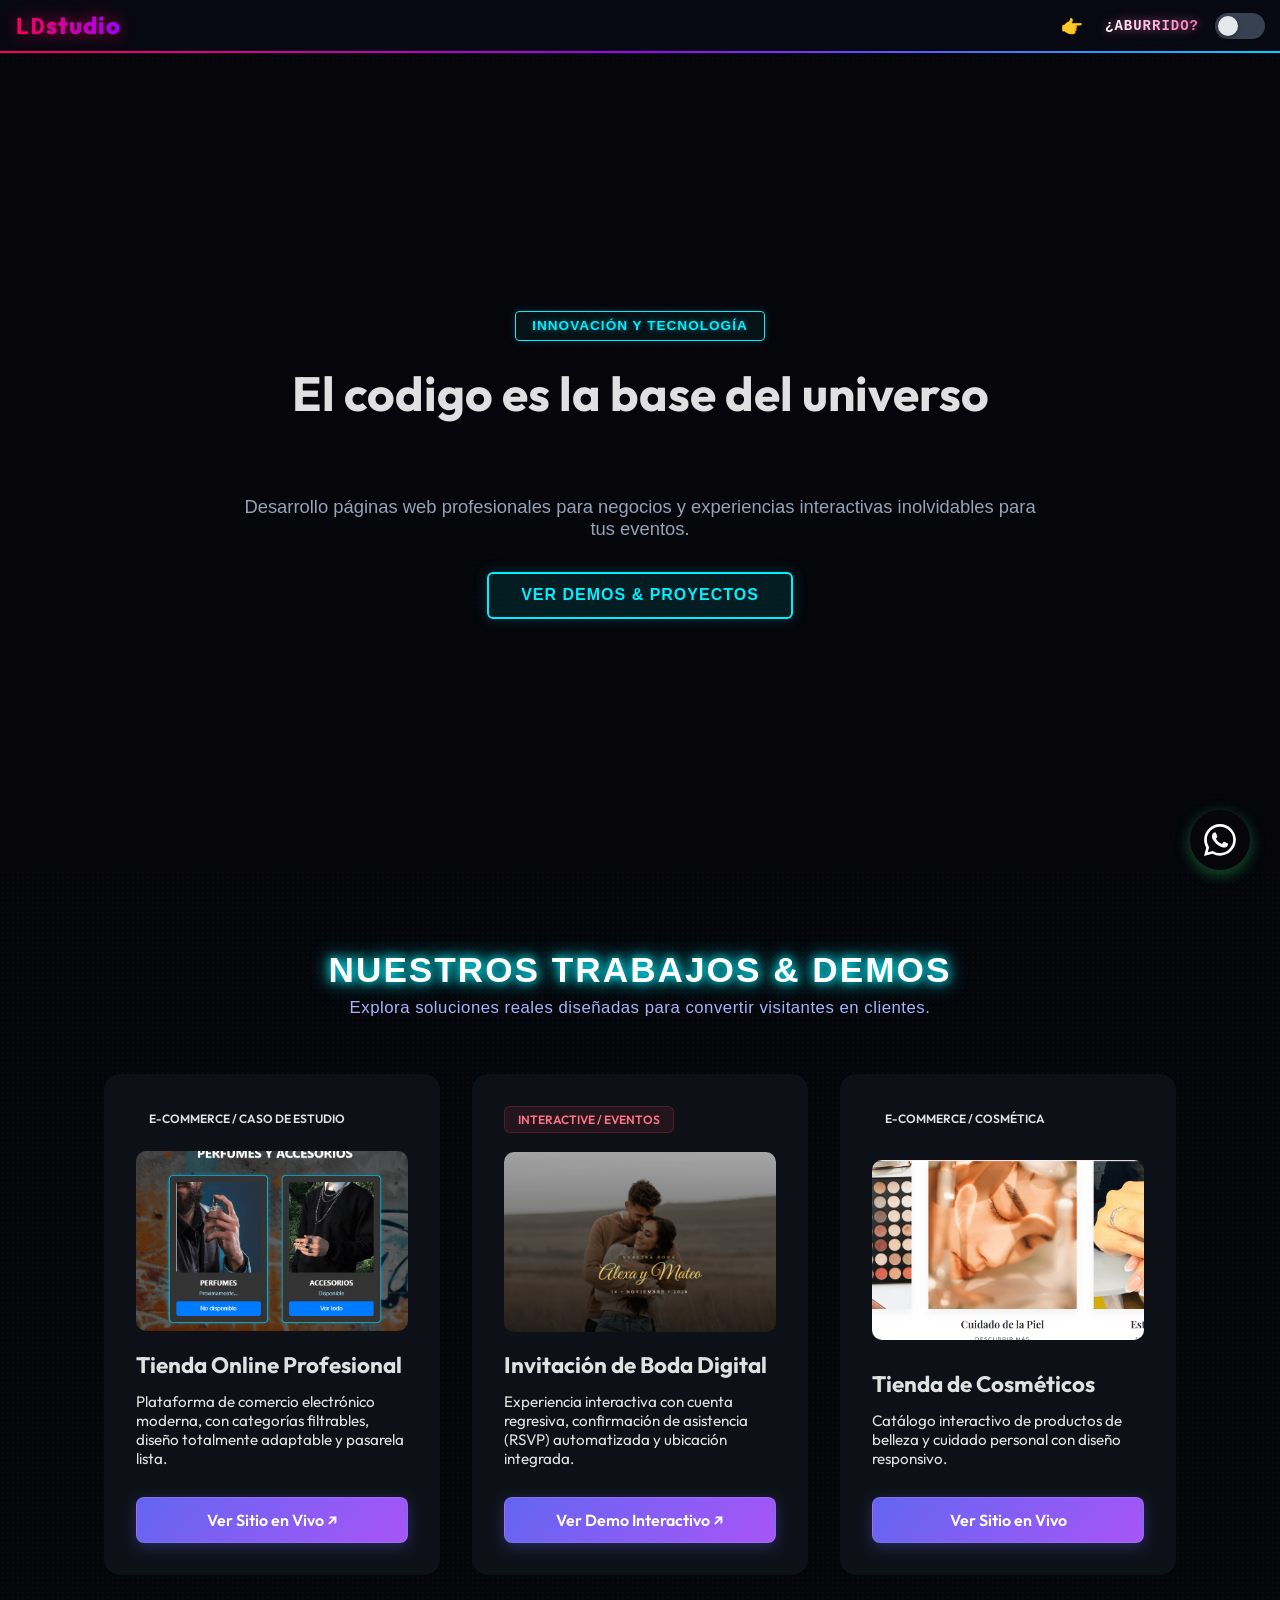
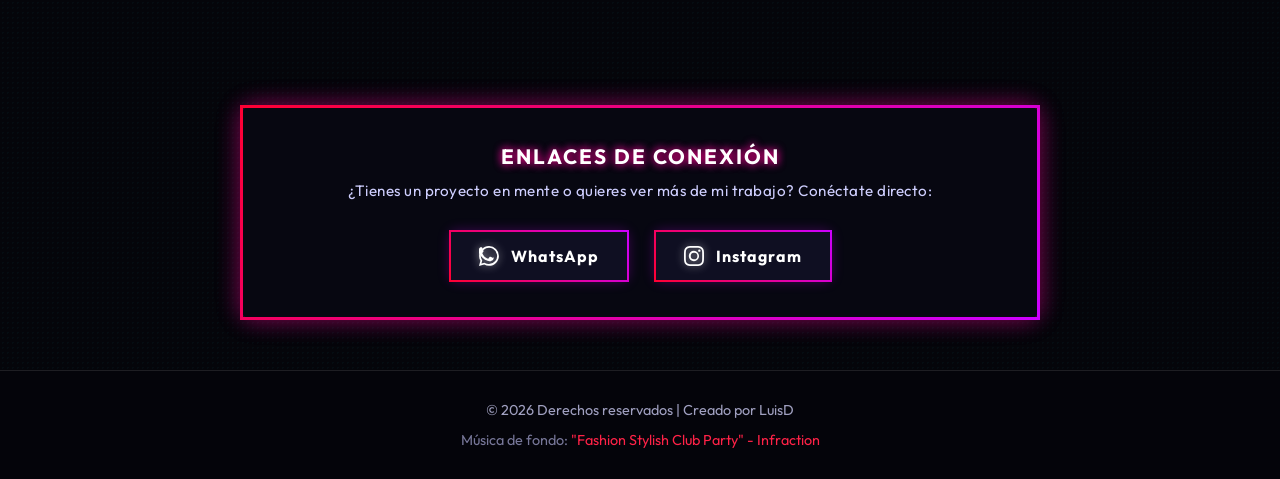
<file: index.html>
<!DOCTYPE html>
<html lang="es">
<head>
    <meta charset="UTF-8">
    <meta name="viewport" content="width=device-width, initial-scale=1.0">
    <title>LD Studio | Desarrollo Web & Experiencias Digitales</title>
    <link rel="stylesheet" href="style.css">
    <!-- Google Fonts -->
    <link href="https://fonts.googleapis.com/css2?family=Outfit:wght@300;400;600;700&display=swap" rel="stylesheet"> 
</head>
<body>

   <header class="navbar">
    <div class="logo">LD<span>studio</span></div>
   <a href="modo-ld.html" class="toggle-container">
    <span class="flecha-parpadeante">👉</span>
    <span class="toggle-text">¿Aburrido?</span>
    <div class="toggle-switch">
        <div class="toggle-knob"></div>
    </div>
</a>
</header>
    <!-- Sección Hero (Bienvenida) -->
    <section class="hero">
        <div class="hero-content">
            <span class="badge">Innovación y Tecnología</span>
            <h1>El codigo es la base del universo <span class="gradient-text">futuro digital</span></h1>
            <p>Desarrollo páginas web profesionales para negocios y experiencias interactivas inolvidables para tus eventos.</p>
            <div class="hero-buttons">
                <a href="#portfolio" class="btn-primary">Ver Demos & Proyectos</a>
            </div>
        </div>
    </section>

    <!-- Sección de Portafolio / Demos -->
    <section id="portfolio" class="portfolio">
        <div class="section-title">
            <h2>Nuestros Trabajos & Demos</h2>
            <p>Explora soluciones reales diseñadas para convertir visitantes en clientes.</p>
        </div>

        <div class="portfolio-grid">
            
     <!-- Tarjeta 1: Tienda Online (Caso de Estudio) -->
            <div class="card">
                <div class="card-tag ecom">E-Commerce / Caso de Estudio</div>
                <!-- Vista Previa de la Tienda -->
                <div class="card-preview">
                    <img src="img/demo-tienda.jpg" alt="Vista previa Tienda Online">
                </div>
                <div class="card-body">
                    <h3>Tienda Online Profesional</h3>
                    <p>Plataforma de comercio electrónico moderna, con categorías filtrables, diseño totalmente adaptable y pasarela lista.</p>
                    <a href="https://jdsupply.netlify.app" target="_blank" class="card-btn">Ver Sitio en Vivo ↗</a>
                </div>
            </div>
          <!-- Tarjeta 2: Invitación de Boda -->
            <div class="card">
                <div class="card-tag event">Interactive / Eventos</div>
                <div class="card-preview">
                    <img src="img/demo-boda.jpg" alt="Vista previa Invitación de Boda">
                </div>
                <div class="card-body">
                    <h3>Invitación de Boda Digital</h3>
                    <p>Experiencia interactiva con cuenta regresiva, confirmación de asistencia (RSVP) automatizada y ubicación integrada.</p>
                    <!-- PEGA TU LINK AQUÍ -->
                    <a href="https://ldfgxd.github.io/demo/" target="_blank" class="card-btn">Ver Demo Interactivo ↗</a>
                </div>
            </div>
            <!-- Tarjeta 3: Tienda de Cosméticos -->
        <div class="card">
            <div class="card-tag">E-Commerce / Cosmética</div>
            <div class="card-preview">
                <img src="img/demo-cosmetics.jpg" alt="Vista previa Tienda de Cosméticos">
            </div>
            <div class="card-body">
                <h3>Tienda de Cosméticos</h3>
                <p>Catálogo interactivo de productos de belleza y cuidado personal con diseño responsivo.</p>
                <a href="https://shopbyrigo.netlify.app" target="_blank" class="card-btn">Ver Sitio en Vivo</a>
            </div>
        </div>
        </div>
    </section>

    
    <!-- Botón Flotante de WhatsApp -->
    <a href="https://wa.me/6361141044" target="_blank" class="whatsapp-float" title="¡Escríbenos!">
        <svg xmlns="http://www.w3.org/2000/svg" width="32" height="32" fill="currentColor" viewBox="0 0 16 16">
            <path d="M13.601 2.326A7.85 7.85 0 0 0 7.994 0C3.627 0 .068 3.558.064 7.926c0 1.399.366 2.76 1.057 3.965L0 16l4.204-1.102a7.9 7.9 0 0 0 3.79.965h.004c4.368 0 7.926-3.558 7.93-7.93A7.9 7.9 0 0 0 13.6 2.326zM7.994 14.521a6.6 6.6 0 0 1-3.356-.92l-.24-.144-2.494.654.666-2.433-.156-.251a6.56 6.56 0 0 1-1.007-3.505c0-3.626 2.957-6.584 6.591-6.584a6.56 6.56 0 0 1 4.66 1.931 6.56 6.56 0 0 1 1.928 4.66c-.004 3.639-2.961 6.592-6.592 6.592zm3.615-4.934c-.197-.099-1.17-.578-1.353-.646-.182-.065-.315-.099-.445.099-.133.197-.513.646-.627.775-.114.133-.232.148-.43.05-.197-.1-.833-.307-1.585-.977-.587-.523-.983-1.17-1.098-1.368-.114-.198-.012-.305.087-.403.088-.088.198-.23.297-.345.099-.114.132-.198.198-.33.065-.133.033-.248-.016-.347-.05-.099-.445-1.072-.61-1.467-.16-.389-.323-.335-.445-.34l-.38-.007c-.133 0-.348.05-.53.248-.183.198-.7.683-.7 1.668 0 .985.71 1.934.808 2.066.098.133 1.394 2.132 3.383 2.992.47.205.84.326 1.129.418.475.152.904.129 1.246.078.38-.058 1.171-.48 1.338-.943.164-.464.164-.86.114-.943-.049-.084-.182-.133-.38-.232z"/>
        </svg>
    </a>

    <script src="script.js"></script>
    <!-- Sección de Contacto Directo (Modo Normal) -->
<section class="contact-section">
    <div class="contact-card">
        <h3>ENLACES DE CONEXIÓN</h3>
        <p>¿Tienes un proyecto en mente o quieres ver más de mi trabajo? Conéctate directo:</p>
        
        <div class="social-links-grid">
            <!-- Botón de WhatsApp -->
            <a href="https://wa.me/526361141044" target="_blank" class="cyber-link">
                <svg class="link-icon" xmlns="http://www.w3.org/2000/svg" width="22" height="22" fill="currentColor" viewBox="0 0 16 16">
                    <path d="M13.601 2.326A7.85 7.85 0 0 0 7.994 0C3.627 0 .068 3.558.064 7.926c0 1.399.366 2.76 1.057 3.965L0 16l4.204-1.102a7.9 7.9 0 0 0 3.79.965h.004c4.368 0 7.926-3.558 7.93-7.93A7.9 7.9 0 0 0 13.601 2.326zm-5.607 12.1a6.5 6.5 0 0 1-3.327-.916l-.238-.144-2.482.65.664-2.42-.155-.247a6.5 6.5 0 1 1 5.538 3.077z"/>
                    <path d="M11.237 9.588c-.303-.152-1.79-.883-2.067-.983-.277-.1-.479-.152-.681.152-.202.303-.782.983-.958 1.185-.176.202-.353.227-.656.076-.303-.152-1.28-.472-2.438-1.5-.9-1.023-1.508-2.288-1.685-2.59-.176-.303-.018-.465.133-.616.136-.135.303-.353.454-.53.151-.176.202-.303.303-.503.1-.202.05-.378-.025-.53-.075-.152-.681-1.641-.933-2.246-.245-.589-.494-.509-.681-.519-.174-.009-.373-.01-.571-.01-.198 0-.521.074-.794.378-.273.304-1.04 1.016-1.04 2.479 0 1.463 1.065 2.876 1.213 3.077.149.202 2.096 3.2 5.077 4.487.709.306 1.263.489 1.694.626.712.226 1.36.194 1.872.118.571-.085 1.79-.732 2.042-1.44.252-.707.252-1.313.176-1.44-.076-.127-.277-.202-.58-.353z"/>
                </svg>
                WhatsApp
            </a>
            
            <!-- Botón de Instagram -->
            <a href="https://instagram.com/luisfloressc" target="_blank" class="cyber-link">
                <svg class="link-icon" xmlns="http://www.w3.org/2000/svg" width="22" height="22" fill="currentColor" viewBox="0 0 16 16">
                    <path d="M8 0C5.829 0 5.556.01 4.703.048 3.85.088 3.269.222 2.76.42a3.9 3.9 0 0 0-1.417.923A3.9 3.9 0 0 0 .42 2.76C.222 3.268.087 3.85.048 4.7.01 5.555 0 5.827 0 8.001c0 2.172.01 2.444.048 3.297.04.852.174 1.433.372 1.942.205.526.478.972.923 1.417.444.445.89.719 1.416.923.51.198 1.09.333 1.942.372C5.555 15.99 5.827 16 8 16s2.444-.01 3.298-.048c.851-.04 1.434-.174 1.943-.372a3.9 3.9 0 0 0 1.416-.923c.445-.445.718-.891.923-1.417.197-.509.332-1.09.372-1.942C15.99 10.445 16 10.173 16 8s-.01-2.445-.048-3.299c-.04-.851-.175-1.433-.372-1.941a3.9 3.9 0 0 0-.923-1.417A3.9 3.9 0 0 0 13.24.42c-.51-.198-1.092-.333-1.943-.372C10.443.01 10.172 0 7.998 0zm-.717 1.442h.718c2.136 0 2.389.007 3.232.046.78.035 1.204.166 1.486.275.373.145.64.319.92.599.28.28.453.546.598.92.11.281.24.705.275 1.485.039.843.047 1.096.047 3.231s-.008 2.389-.047 3.232c-.035.78-.166 1.203-.275 1.485a2.5 2.5 0 0 1-.599.919c-.28.28-.546.453-.92.598-.282.11-.705.24-1.485.276-.843.038-1.096.047-3.232.047s-2.39-.009-3.233-.047c-.78-.036-1.203-.166-1.485-.276a2.5 2.5 0 0 1-.92-.598 2.5 2.5 0 0 1-.6-.92c-.109-.281-.24-.705-.275-1.485-.038-.843-.046-1.096-.046-3.233s.008-2.388.046-3.231c.036-.78.166-1.204.276-1.486.145-.373.319-.64.599-.92.28-.28.546-.453.92-.598.282-.11.705-.24 1.485-.276.738-.034 1.024-.044 2.515-.045zm4.988 1.328a.96.96 0 1 0 0 1.92.96.96 0 0 0 0-1.92m-4.27 1.122a4.109 4.109 0 1 0 0 8.217 4.109 4.109 0 0 0 0-8.217m0 1.441a2.668 2.668 0 1 1 0 5.335 2.668 2.668 0 0 1 0-5.335"/>
                </svg>
                Instagram
            </a>
        </div>
    </div>
</section>
<footer class="footer-basico-oscuro">
    <div class="footer-contenido">
        <p>&copy; 2026 Derechos reservados | Creado por LuisD</p>
        <p class="creditos-musica">
            Música de fondo: <a href="https://youtu.be/jDA52b7I1ic" target="_blank">"Fashion Stylish Club Party" - Infraction</a>
        </p>
    </div>
</footer>
</body>
</html>
</file>
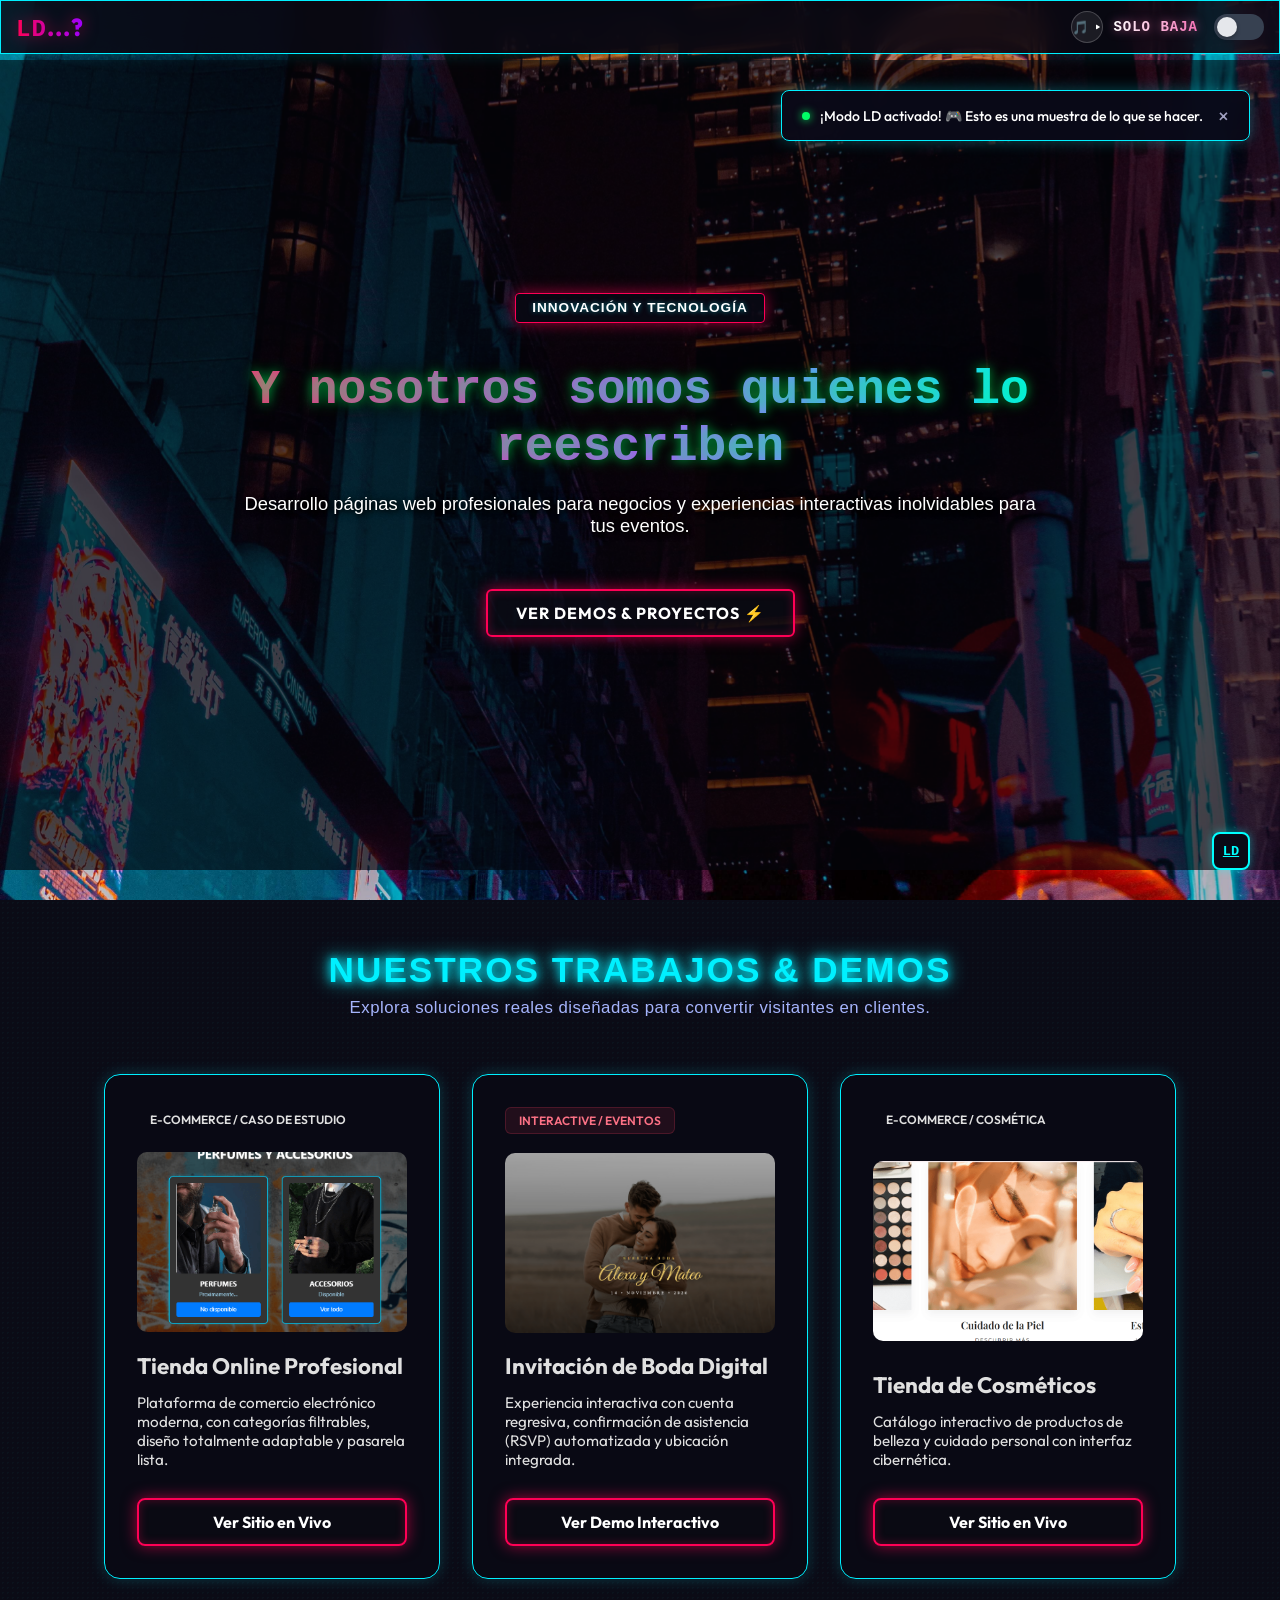
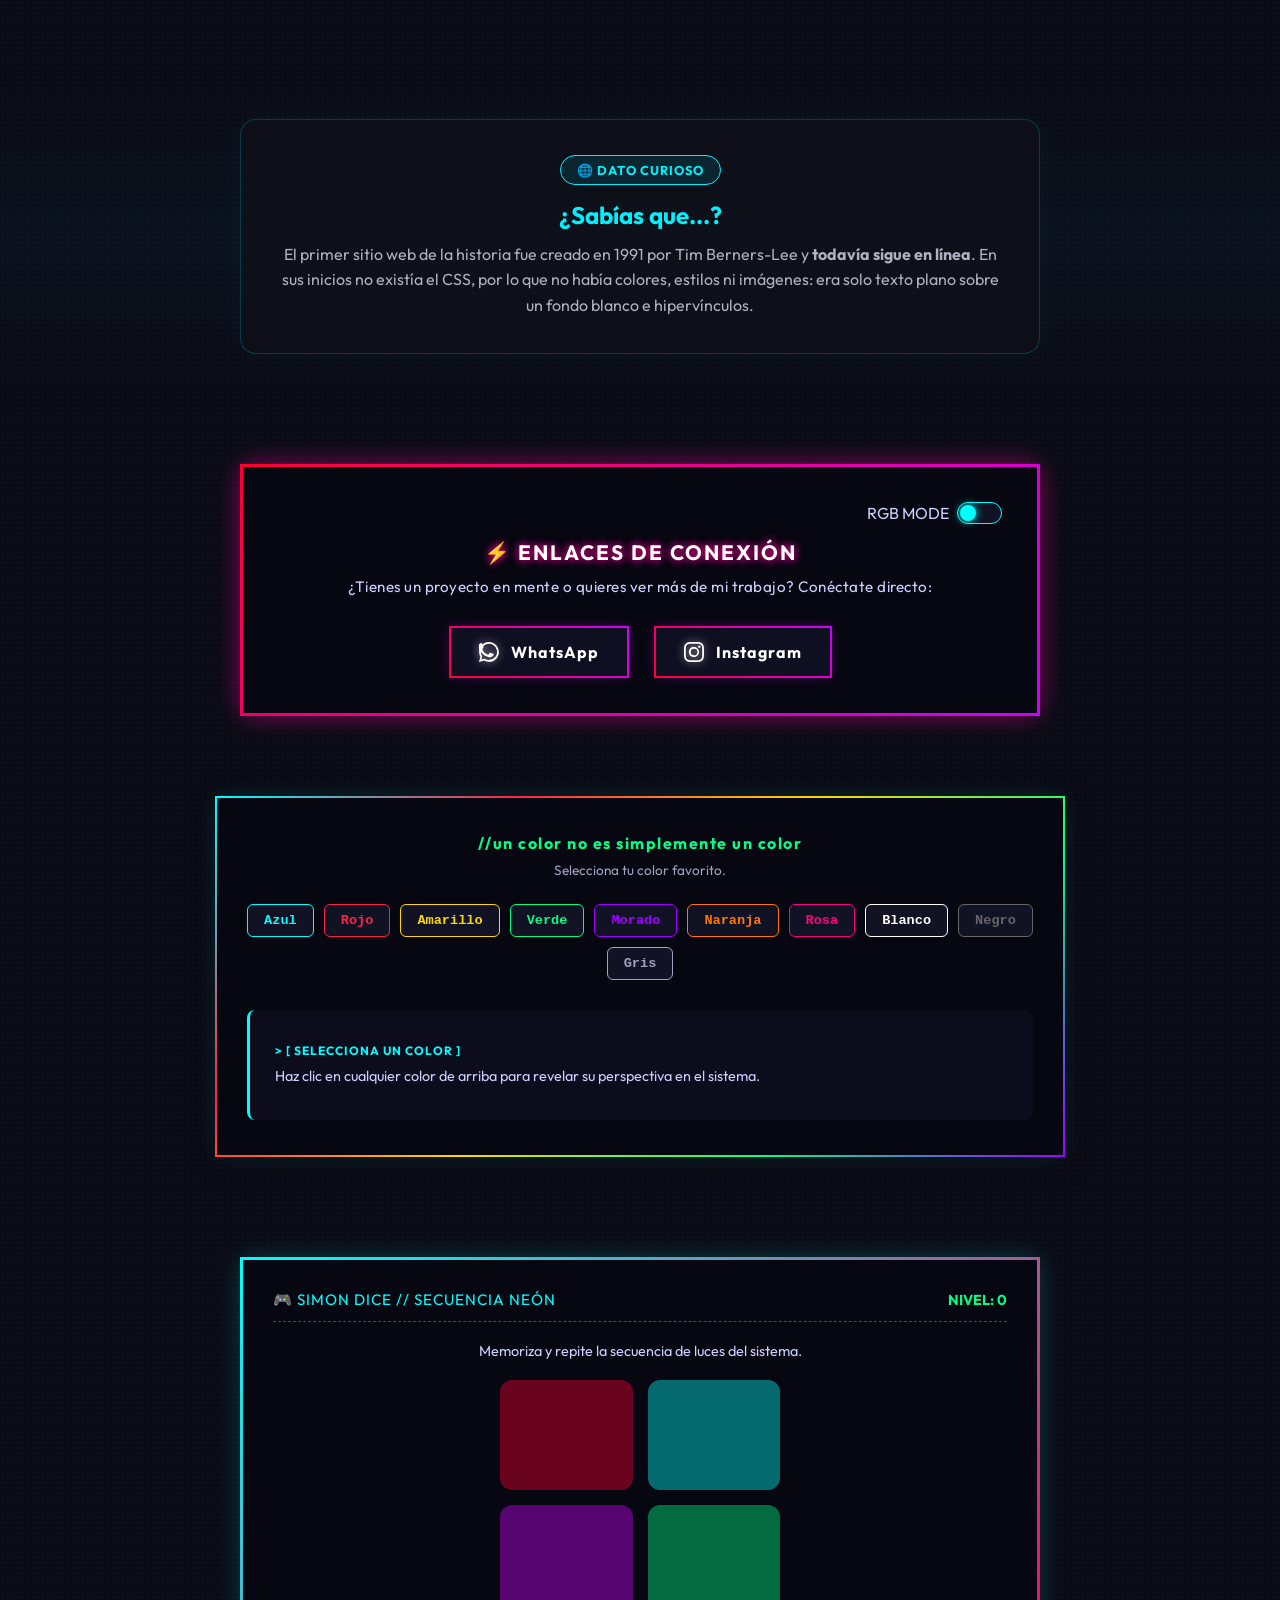
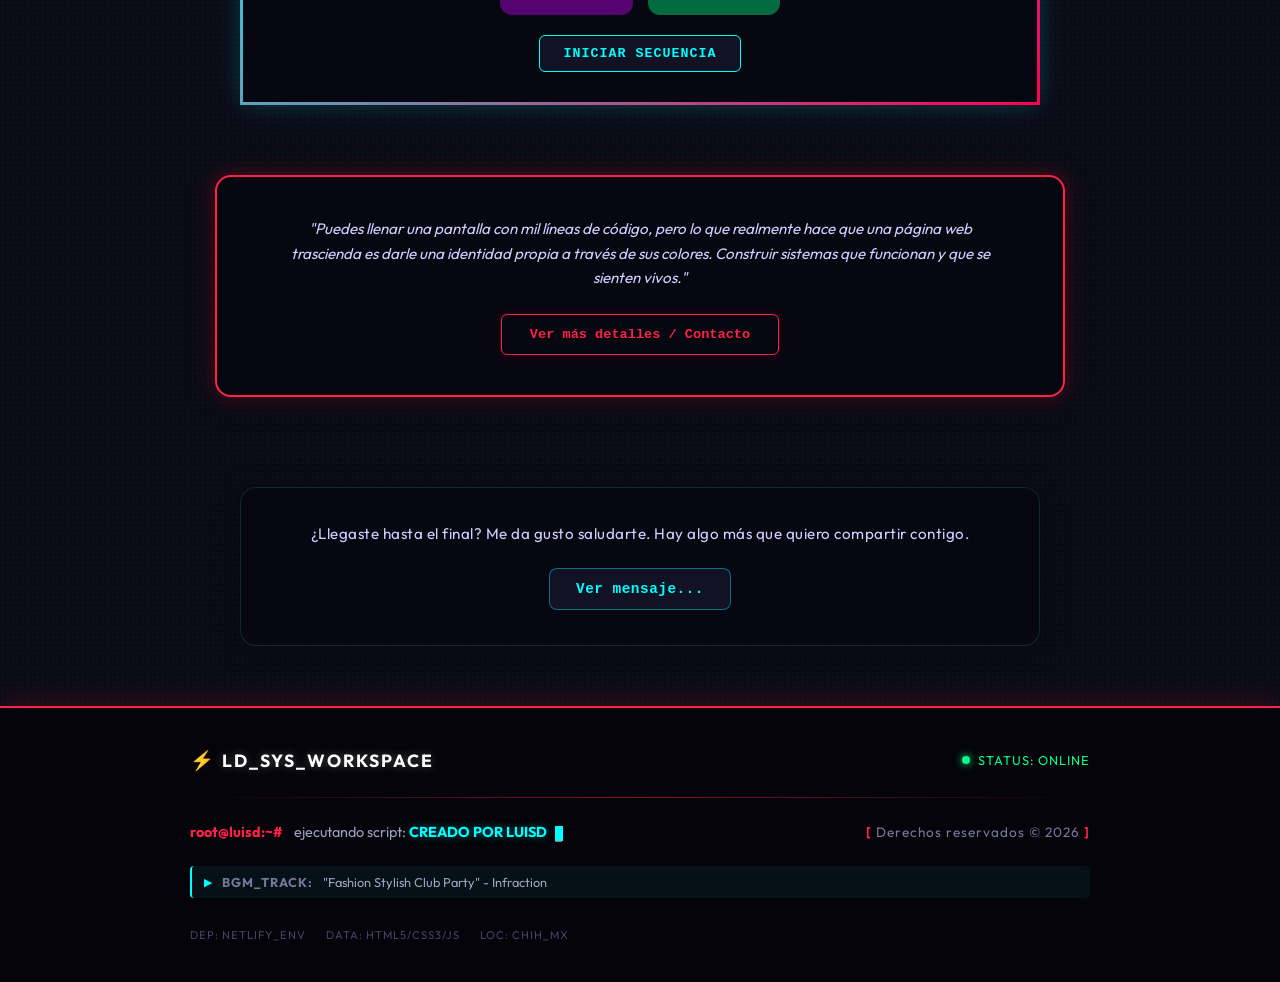
<file: modo-ld.html>
<!DOCTYPE html>
<html lang="es">
<head>
    <meta charset="UTF-8">
    <meta name="viewport" content="width=device-width, initial-scale=1.0">
    <title>LD Studio | Ventas y Demos</title>
    <link rel="stylesheet" href="style.css">
    <link href="https://fonts.googleapis.com/css2?family=Outfit:wght@300;400;600;700&display=swap" rel="stylesheet">
</head>
<body class="page-ld-custom">

    <!-- Header / Navegacion (Apunta de regreso al index normal) -->
  <header class="navbar">
        <div class="logo">LD<span>...?</span></div>
        
        <!-- Contenedor ordenado para que no se amontonen -->
        <div class="nav-actions">
         <!-- Botón de Reproducir Música -->
<button id="music-btn" class="music-header-btn" title="Reproducir música">
    <span class="emoji-musica-parpadeante">🎵</span>
    <svg id="music-icon" xmlns="http://www.w3.org/2000/svg" width="16" height="16" fill="currentColor" viewBox="0 0 16 16">
        <path d="m11.596 8.697-6.363 3.692c-.54.313-1.233-.066-1.233-.697V4.308c0-.63.693-1.01 1.233-.696l6.363 3.692a.802.802 0 0 1 0 1.393z"/>
    </svg>
</button>  

            <!-- Tu switch de Modo Normal / Solo baja -->
            <a href="index.html" class="toggle-container">
                <span class="toggle-text">SOLO BAJA</span>
                <div class="toggle-switch">
                    <div class="toggle-knob"></div>
                </div>
            </a>
        </div>
    </header>
<!-- Notificación de Bienvenida Estilo Terminal/Gaming -->
    <div id="welcome-toast" class="gaming-toast">
        <div class="toast-content">
            <span class="toast-dot"></span>
            <p>¡Modo LD activado! 🎮 Esto es una muestra de lo que se hacer.</p>
        </div>
        <button id="close-toast" class="toast-close">&times;</button>
    </div>
    <!-- Audio oculto -->
    <audio id="bg-audio" loop>
        <source src="img/tu-cancion.mp3" type="audio/mpeg">
    </audio>

   <!-- Sección Hero (Modo LD con texto original) -->
<section class="hero">
    <div class="hero-content">
        <!-- Badge -->
        <span class="badge">INNOVACIÓN Y TECNOLOGÍA</span>
        
        <!-- Título principal -->
      <h1 class="matrix-title">
    Y nosotros somos quienes lo reescriben
</h1>
        <!-- Párrafo -->
        <p>Desarrollo páginas web profesionales para negocios y experiencias interactivas inolvidables para tus eventos.</p>
        
        <!-- Botón -->
        <a href="#proyectos" class="btn-gaming">VER DEMOS &amp; PROYECTOS ⚡</a>
    </div>
</section>

    <!-- Sección de Portafolio / Demos -->
    <section id="proyectos" class="portfolio">
        <div class="section-title">
            <h2>Nuestros Trabajos & Demos</h2>
            <p>Explora soluciones reales diseñadas para convertir visitantes en clientes.</p>
        </div>

        <div class="portfolio-grid">
            <!-- Tarjeta 1: Tienda Online -->
            <div class="card">
                <div class="card-tag ecom">E-Commerce / Caso de Estudio</div>
                <div class="card-preview">
                    <img src="img/demo-tienda.jpg" alt="Vista previa Tienda Online">
                </div>
                <div class="card-body">
                    <h3>Tienda Online Profesional</h3>
                    <p>Plataforma de comercio electrónico moderna, con categorías filtrables, diseño totalmente adaptable y pasarela lista.</p>
                    <a href="https://jdsupply.netlify.app" target="_blank" class="card-btn">Ver Sitio en Vivo</a>
                </div>
            </div>

            <!-- Tarjeta 2: Invitación de Boda -->
            <div class="card">
                <div class="card-tag event">Interactive / Eventos</div>
                <div class="card-preview">
                    <img src="img/demo-boda.jpg" alt="Vista previa Invitacion de Boda">
                </div>
                <div class="card-body">
                    <h3>Invitación de Boda Digital</h3>
                    <p>Experiencia interactiva con cuenta regresiva, confirmación de asistencia (RSVP) automatizada y ubicación integrada.</p>
                    <a href="https://ldfgxd.github.io/demo/" target="_blank" class="card-btn">Ver Demo Interactivo</a>
                </div>
            </div>
         <!-- Tarjeta 3: Tienda de Cosméticos -->
        <div class="card">
            <div class="card-tag ecom">E-Commerce / Cosmética</div>
            <div class="card-preview">
                <img src="img/demo-cosmetics.jpg" alt="Vista previa Tienda de Cosméticos">
            </div>
            <div class="card-body">
                <h3>Tienda de Cosméticos</h3>
                <p>Catálogo interactivo de productos de belleza y cuidado personal con interfaz cibernética.</p>
              <a href="https://shopbyrigo.netlify.app" target="_blank" class="card-btn">Ver Sitio en Vivo</a>
            </div>
        </div>
        </div>
    </section>
<!-- Sección Dato Curioso -->
<section class="fact-section">
    <div class="fact-container">
        <span class="fact-tag">🌐 DATO CURIOSO</span>
        <h2>¿Sabías que...?</h2>
        <p>
            El primer sitio web de la historia fue creado en 1991 por Tim Berners-Lee y <strong>todavía sigue en línea</strong>. En sus inicios no existía el CSS, por lo que no había colores, estilos ni imágenes: era solo texto plano sobre un fondo blanco e hipervínculos.
        </p>
    </div>
</section>
    <!-- Boton Flotante de WhatsApp -->
   <a href="https://wa.me/6361141044" target="_blank" class="whatsapp-float ld-mode">
    LD
</a>
       

    <script src="script.js"></script>
    <!-- Sección de Contacto Directo con Interruptor -->
<section class="contact-section">
    <div class="contact-card" id="contactCard">
        
        <!-- Interruptor de colores integrado en la esquina superior -->
        <div class="card-switch-container">
            <span class="switch-label">RGB MODE</span>
            <div class="toggle-container" id="cardToggleBtn">
                <div class="toggle-switch">
                    <div class="toggle-knob"></div>
                </div>
            </div>
        </div>

        <h3>⚡ ENLACES DE CONEXIÓN</h3>
        <p>¿Tienes un proyecto en mente o quieres ver más de mi trabajo? Conéctate directo:</p>
        
        <div class="social-links-grid">
            <!-- Botón de WhatsApp -->
            <a href="https://wa.me/526361141044" target="_blank" class="cyber-link">
                <svg class="link-icon" xmlns="http://www.w3.org/2000/svg" width="22" height="22" fill="currentColor" viewBox="0 0 16 16">
                    <path d="M13.601 2.326A7.85 7.85 0 0 0 7.994 0C3.627 0 .068 3.558.064 7.926c0 1.399.366 2.76 1.057 3.965L0 16l4.204-1.102a7.9 7.9 0 0 0 3.79.965h.004c4.368 0 7.926-3.558 7.93-7.93A7.9 7.9 0 0 0 13.601 2.326zm-5.607 12.1a6.5 6.5 0 0 1-3.327-.916l-.238-.144-2.482.65.664-2.42-.155-.247a6.5 6.5 0 1 1 5.538 3.077z"/>
                    <path d="M11.237 9.588c-.303-.152-1.79-.883-2.067-.983-.277-.1-.479-.152-.681.152-.202.303-.782.983-.958 1.185-.176.202-.353.227-.656.076-.303-.152-1.28-.472-2.438-1.5-.9-1.023-1.508-2.288-1.685-2.59-.176-.303-.018-.465.133-.616.136-.135.303-.353.454-.53.151-.176.202-.303.303-.503.1-.202.05-.378-.025-.53-.075-.152-.681-1.641-.933-2.246-.245-.589-.494-.509-.681-.519-.174-.009-.373-.01-.571-.01-.198 0-.521.074-.794.378-.273.304-1.04 1.016-1.04 2.479 0 1.463 1.065 2.876 1.213 3.077.149.202 2.096 3.2 5.077 4.487.709.306 1.263.489 1.694.626.712.226 1.36.194 1.872.118.571-.085 1.79-.732 2.042-1.44.252-.707.252-1.313.176-1.44-.076-.127-.277-.202-.58-.353z"/>
                </svg>
                WhatsApp
            </a>
            
            <!-- Botón de Instagram -->
            <a href="https://instagram.com/luisfloressc
            
            
            
            
            
            
            
            
            
            
            
            
            
            
            
            
            
            " target="_blank" class="cyber-link">
                <svg class="link-icon" xmlns="http://www.w3.org/2000/svg" width="22" height="22" fill="currentColor" viewBox="0 0 16 16">
                    <path d="M8 0C5.829 0 5.556.01 4.703.048 3.85.088 3.269.222 2.76.42a3.9 3.9 0 0 0-1.417.923A3.9 3.9 0 0 0 .42 2.76C.222 3.268.087 3.85.048 4.7.01 5.555 0 5.827 0 8.001c0 2.172.01 2.444.048 3.297.04.852.174 1.433.372 1.942.205.526.478.972.923 1.417.444.445.89.719 1.416.923.51.198 1.09.333 1.942.372C5.555 15.99 5.827 16 8 16s2.444-.01 3.298-.048c.851-.04 1.434-.174 1.943-.372a3.9 3.9 0 0 0 1.416-.923c.445-.445.718-.891.923-1.417.197-.509.332-1.09.372-1.942C15.99 10.445 16 10.173 16 8s-.01-2.445-.048-3.299c-.04-.851-.175-1.433-.372-1.941a3.9 3.9 0 0 0-.923-1.417A3.9 3.9 0 0 0 13.24.42c-.51-.198-1.092-.333-1.943-.372C10.443.01 10.172 0 7.998 0zm-.717 1.442h.718c2.136 0 2.389.007 3.232.046.78.035 1.204.166 1.486.275.373.145.64.319.92.599.28.28.453.546.598.92.11.281.24.705.275 1.485.039.843.047 1.096.047 3.231s-.008 2.389-.047 3.232c-.035.78-.166 1.203-.275 1.485a2.5 2.5 0 0 1-.599.919c-.28.28-.546.453-.92.598-.282.11-.705.24-1.485.276-.843.038-1.096.047-3.232.047s-2.39-.009-3.233-.047c-.78-.036-1.203-.166-1.485-.276a2.5 2.5 0 0 1-.92-.598 2.5 2.5 0 0 1-.6-.92c-.109-.281-.24-.705-.275-1.485-.038-.843-.046-1.096-.046-3.233s.008-2.388.046-3.231c.036-.78.166-1.204.276-1.486.145-.373.319-.64.599-.92.28-.28.546-.453.92-.598.282-.11.705-.24 1.485-.276.738-.034 1.024-.044 2.515-.045zm4.988 1.328a.96.96 0 1 0 0 1.92.96.96 0 0 0 0-1.92m-4.27 1.122a4.109 4.109 0 1 0 0 8.217 4.109 4.109 0 0 0 0-8.217m0 1.441a2.668 2.668 0 1 1 0 5.335 2.668 2.668 0 0 1 0-5.335"/>
                </svg>
                Instagram
            </a>
        </div>
    </div>
</section>
<!-- Sección de Espectro Cromático y Filosofía -->
<section class="color-philosophy-section">
    <div class="color-card">
        <div class="color-card-header">
            <h3>//un color no es simplemente un color</h3>
            <p>Selecciona tu color favorito.</p>
        </div>
        
        <!-- Botones de la gama completa -->
        <div class="color-picker-grid">
            <button class="color-btn" data-color="blue" style="--btn-color: #00ffff;">Azul</button>
            <button class="color-btn" data-color="red" style="--btn-color: #ff2247;">Rojo</button>
            <button class="color-btn" data-color="yellow" style="--btn-color: #ffd700;">Amarillo</button>
            <button class="color-btn" data-color="green" style="--btn-color: #00ff88;">Verde</button>
            <button class="color-btn" data-color="purple" style="--btn-color: #9d00ff;">Morado</button>
            <button class="color-btn" data-color="orange" style="--btn-color: #ff7700;">Naranja</button>
            <button class="color-btn" data-color="pink" style="--btn-color: #ff007f;">Rosa</button>
            <button class="color-btn" data-color="white" style="--btn-color: #ffffff;">Blanco</button>
            <button class="color-btn" data-color="black" style="--btn-color: #666666;">Negro</button>
            <button class="color-btn" data-color="gray" style="--btn-color: #a0a0c0;">Gris</button>
        </div>

        <!-- Pantalla de la frase dinámica -->
        <div class="phrase-display-box" id="phraseDisplay">
            <span class="phrase-tag">> [ SELECCIONA UN COLOR ]</span>
            <p id="phraseText">Haz clic en cualquier color de arriba para revelar su perspectiva en el sistema.</p>
        </div>
    </div>
</section>
<!-- Sección del Minijuego: Simón Dice Neón -->
<section class="game-section">
    <div class="simon-card" id="simonCard">
        <div class="simon-header">
            <span class="simon-title">🎮 SIMON DICE // SECUENCIA NEÓN</span>
            <span class="simon-score" id="simonScore">NIVEL: 0</span>
        </div>
        
        <div class="simon-body">
            <p id="simonInstruction">Memoriza y repite la secuencia de luces del sistema.</p>
            
            <!-- Los 4 botones de colores neón -->
            <div class="simon-grid">
                <div class="simon-pad pad-red" data-color="red" id="padRed"></div>
                <div class="simon-pad pad-cyan" data-color="cyan" id="padCyan"></div>
                <div class="simon-pad pad-purple" data-color="purple" id="padPurple"></div>
                <div class="simon-pad pad-green" data-color="green" id="padGreen"></div>
            </div>

            <button id="simonStartBtn" class="cyber-btn-game">INICIAR SECUENCIA</button>
        </div>
    </div>
</section>
<!-- Sección independiente con tarjeta de bordes rojos -->
<section class="identity-card-section">
    <div class="identity-card">
        <p class="identity-quote">
            "Puedes llenar una pantalla con mil líneas de código, pero lo que realmente hace que una página web trascienda es darle una identidad propia a través de sus colores. Construir sistemas que funcionan y que se sienten vivos."
        </p>
        <a href="https://wa.me/6361141044?text=Hola,%20estoy%20interesado%20en%20crear%20una%20página%20web%20contigo." target="_blank" class="identity-btn">
            Ver más detalles / Contacto
        </a>
    </div>
</section>
<!-- Sección de Mensaje Especial -->
<section class="secret-gate-section">
    <div class="secret-gate-card">
        <div class="gate-body">
            <span class="gate-subtitle">¿Llegaste hasta el final? Me da gusto saludarte. Hay algo más que quiero compartir contigo.</span>
            <button id="gateBtn" class="cyber-btn-gate">Ver mensaje...</button>
        </div>
        
        <!-- Panel Desplegable -->
        <div class="secret-panel" id="secretPanel">
            <div class="panel-title">REFLEXIONES Y PERSPECTIVAS</div>
            <div class="price-grid">
                <div class="price-item">
                    <span class="service-name">Sobre el origen</span>
                    <span class="service-desc">"No importa qué tan chico sea el mapa donde empiece tu historia; la escala de tu trabajo la defines tú con cada línea de código."</span>
                </div>
                <div class="price-item">
                    <span class="service-name">Sobre la constancia</span>
                    <span class="service-desc">"Desde cualquier rincón del desierto se puede conectar con el mundo entero. La distancia física ya no existe cuando dominas la lógica."</span>
                </div>
                <div class="price-item">
                    <span class="service-name">Sobre la visión</span>
                    <span class="service-desc">"Construir el futuro no requiere una gran ciudad, sino una mente dispuesta a transformar el entorno con talento y disciplina."</span>
                </div>
            </div>
            <div class="panel-footer">
                <p>Desde el corazón de Buenaventura, Chihuahua.</p>
            </div>
        </div>
    </div>
</section>
<!-- Footer Pasado de Vergas - Estilo Terminal -->
<footer class="cyber-footer">
    <div class="cyber-container">
        
        <!-- Parte superior: Marca y Estado -->
        <div class="cyber-header">
            <div class="cyber-brand">
                <span class="cyber-icon">⚡</span>
                <span class="cyber-title">LD_SYS_WORKSPACE</span>
            </div>
            <div class="cyber-status">
                <div class="cyber-dot"></div>
                <span>STATUS: ONLINE</span>
            </div>
        </div>

        <div class="cyber-divider"></div>

        <!-- Parte central: Creador y Derechos -->
        <div class="cyber-main">
            <div class="cyber-creator">
                <span class="cyber-prompt">root@luisd:~#</span> 
                <span class="cyber-text">ejecutando script: <span class="cyber-highlight">Creado por LuisD</span></span>
                <span class="cyber-cursor">_</span>
            </div>
            <div class="cyber-rights">
                <span class="brackets">[</span> Derechos reservados &copy; 2026 <span class="brackets">]</span>
            </div>
        </div>

        <!-- Créditos de la rola (Nuevo) -->
        <div class="cyber-audio">
            <span class="audio-icon">▶</span>
            <span class="audio-label">BGM_TRACK:</span>
            <a href="https://youtu.be/jDA52b7I1ic" target="_blank" class="audio-link">
                "Fashion Stylish Club Party" - Infraction
            </a>
        </div>

        <!-- Parte inferior: Detalles técnicos -->
        <div class="cyber-micro">
            <span>DEP: NETLIFY_ENV</span>
            <span>DATA: HTML5/CSS3/JS</span>
            <span>LOC: CHIH_MX</span>
        </div>

    </div>
</footer>
</body>
</html>
</file>
<file: style.css>
html {
    scroll-behavior: smooth;
}
/* Variables de diseño y colores tecnológicos */
:root {
    --bg-color: #05050a;       /* Negro casi puro, fondo de pantalla de PC Gamer */
    --card-bg: #0d1117;       /* Un gris muy oscuro para las tarjetas */
    --neon-cyan: #00f0ff;     /* Cian eléctrico para textos y bordes */
    --neon-pink: #ff0055;     /* Rosa neón para acentos (opcional) */
    --text-main: #e0e0e0;     /* Gris claro para texto normal */
    --code-font: 'Space Grotesk', sans-serif; /* Asegúrate de usar esta fuente */
}

/* Estilos Generales */
* {
    margin: 0;
    padding: 0;
    box-sizing: border-box;
    font-family: 'Outfit', sans-serif;
}

body {
    background-color: var(--bg-color);
    color: var(--text-main);
    font-family: var(--code-font);
    /* Agregamos una textura sutil de rejilla/escaneo de fondo */
    background-image: radial-gradient(rgba(0, 240, 255, 0.03) 1px, transparent 1px);
    background-size: 5px 5px;
}

/* Header / Navbar */
.navbar {
    position: fixed;
    top: 0;
    left: 0;
    width: 100%;
    display: flex;
    justify-content: space-between;
    align-items: center;
    padding: 1.2rem 5%;
    background: rgba(11, 15, 25, 0.85);
    backdrop-filter: blur(10px);
    border-bottom: 1px solid var(--border-color);
    z-index: 100;
}

.logo {
    font-size: 1.5rem;
    font-weight: 700;
    letter-spacing: 1px;
    color: var(--text-main);
}

.logo span {
    color: var(--accent-color);
}

.btn-nav {
    background: transparent;
    border: 1px solid var(--accent-color);
    color: var(--accent-color);
    padding: 0.5rem 1.2rem;
    border-radius: 8px;
    font-weight: 600;
    text-decoration: none;
    transition: all 0.3s ease;
}

.btn-nav:hover {
    background: var(--accent-color);
    color: var(--bg-color);
    box-shadow: 0 0 15px rgba(56, 189, 248, 0.4);
}

/* Sección Hero */
.hero {
    min-height: 90vh;
    display: flex;
    align-items: center;
    justify-content: center;
    text-align: center;
    padding: 0 1rem;
    margin-top: 60px;
    background: radial-gradient(circle at center, rgba(56, 189, 248, 0.05) 0%, transparent 70%);
}

.hero-content {
    max-width: 800px;
}

.badge {
    display: inline-block;
    padding: 0.4rem 1rem;
    background: rgba(0, 240, 255, 0.05); /* Fondo cian oscuro transparente */
    color: var(--neon-cyan, #00f0ff); /* Color neón */
    border-radius: 4px; /* Esquinas más rectas y técnicas */
    font-size: 0.85rem;
    font-weight: 600;
    font-family: var(--code-font, 'Space Grotesk', sans-serif);
    text-transform: uppercase;
    letter-spacing: 1px;
    margin-bottom: 1.5rem;
    border: 1px solid var(--neon-cyan, #00f0ff); /* Borde cian brilloso */
    text-shadow: 0 0 5px rgba(0, 240, 255, 0.5);
    box-shadow: 0 0 10px rgba(0, 240, 255, 0.15);
}

.hero h1 {
    font-size: 3rem;
    font-weight: 700;
    margin-bottom: 1rem;
    line-height: 1.2;
}

.gradient-text {
    background: var(--accent-gradient);
    -webkit-background-clip: text;
    -webkit-text-fill-color: transparent;
}

.hero p {
    color: #94a3b8; /* Gris claro azulado súper legible */
    font-size: 1.15rem;
    margin-bottom: 2rem;
    font-family: var(--code-font, 'Space Grotesk', sans-serif);
}
.btn-primary {
    display: inline-flex;
    align-items: center;
    justify-content: center;
    background: rgba(0, 240, 255, 0.1); /* Fondo translúcido neón */
    border: 2px solid var(--neon-cyan, #00f0ff); /* Borde cian brilloso */
    color: var(--neon-cyan, #00f0ff); /* Texto neón */
    padding: 0.8rem 2rem;
    border-radius: 6px;
    font-weight: 700;
    font-family: var(--code-font, 'Space Grotesk', sans-serif);
    text-transform: uppercase;
    letter-spacing: 1px;
    text-decoration: none;
    box-shadow: 0 0 15px rgba(0, 240, 255, 0.2);
    transition: all 0.3s ease;
}

.btn-primary:hover {
    transform: translateY(-3px);
    box-shadow: 0 10px 25px rgba(56, 189, 248, 0.4);
}

/* Sección Portafolio / Demos */
.portfolio {
    padding: 5rem 5%;
    max-width: 1200px;
    margin: 0 auto;
}

.section-title {
    text-align: center;
    margin-bottom: 3.5rem;
}

.section-title h2 {
    font-size: 2.2rem;
    margin-bottom: 0.5rem;
    font-family: var(--code-font);
    text-transform: uppercase;
    letter-spacing: 2px;
    color: #ffffff;
    text-shadow: 0 0 10px var(--neon-cyan), 0 0 20px var(--neon-cyan);
}

.section-title p {
    color: #a5b4fc; /* Un tono azulado/morado suave estilo interfaz */
    font-family: var(--code-font);
    letter-spacing: 0.5px;
    font-size: 1.05rem;
}
.portfolio-grid {
    display: grid;
    grid-template-columns: repeat(auto-fit, minmax(320px, 1fr));
    gap: 2rem;
}

/* Tarjetas con efecto Glassmorphism y Hover */
.card {
    background: var(--card-bg);
    border: 1px solid var(--border-color);
    border-radius: 16px;
    padding: 2rem;
    backdrop-filter: blur(12px);
    transition: all 0.3s ease;
    display: flex;
    flex-direction: column;
    justify-content: space-between;
}

.card:hover {
    transform: translateY(-6px);
    border-color: rgba(56, 189, 248, 0.4);
    box-shadow: 0 12px 30px rgba(0, 0, 0, 0.5), 0 0 20px rgba(56, 189, 248, 0.1);
}

.card-tag {
    font-size: 0.75rem;
    font-weight: 600;
    text-transform: uppercase;
    padding: 0.3rem 0.8rem;
    border-radius: 6px;
    width: fit-content;
    margin-bottom: 1.2rem;
}

.card-tag.e-commerce {
    background: rgba(16, 185, 129, 0.1);
    color: #34d399;
    border: 1px solid rgba(16, 185, 129, 0.2);
}

.card-tag.event {
    background: rgba(244, 63, 94, 0.1);
    color: #fb7185;
    border: 1px solid rgba(244, 63, 94, 0.2);
}

.card-body h3 {
    font-size: 1.4rem;
    margin-bottom: 0.8rem;
}

.card-body p {
    color: var(--text-muted);
    font-size: 0.95rem;
    margin-bottom: 1.8rem;
}

.card-btn {
    display: inline-flex;
    align-items: center;
    color: var(--accent-color);
    text-decoration: none;
    font-weight: 600;
    transition: gap 0.3s ease;
}

.card-btn:hover {
    gap: 8px;
    text-decoration: underline;
}

/* Botón Flotante de WhatsApp con animación de pulso */
.whatsapp-float {
    position: fixed;
    bottom: 30px;
    right: 30px;
    background-color: var(--whatsapp-color);
    color: white;
    width: 60px;
    height: 60px;
    border-radius: 50%;
    display: flex;
    align-items: center;
    justify-content: center;
    box-shadow: 0 4px 15px rgba(37, 211, 102, 0.4);
    z-index: 1000;
    transition: transform 0.3s ease;
    animation: pulse-whatsapp 2s infinite;
}

.whatsapp-float:hover {
    transform: scale(1.1);
}

@keyframes pulse-whatsapp {
    0% {
        box-shadow: 0 0 0 0 rgba(37, 211, 102, 0.6);
    }
    70% {
        box-shadow: 0 0 0 15px rgba(37, 211, 102, 0);
    }
    100% {
        box-shadow: 0 0 0 0 rgba(37, 211, 102, 0);
    }
}

/* Responsive para celulares */
@media (max-width: 768px) {
    .hero h1 {
        font-size: 2.2rem;
    }
}
/* Estilo exclusivo para el botón en Modo LD */
.whatsapp-float.ld-mode {
    background-color: #0a0a16;
    color: #00ffff;
    border-radius: 8px;
    border: 2px solid #00ffff;
    font-family: 'Courier New', Courier, monospace;
    font-size: 0.85rem;
    font-weight: bold;
    width: 38px;      /* Forzamos un ancho más chico */
    height: 38px;     /* Forzamos un alto más chico */
    display: flex;
    align-items: center;
    justify-content: center;
    padding: 0;       /* Quitamos padding estorboso */
    box-shadow: 0 0 10px rgba(0, 255, 255, 0.4);
    animation: pulse-ld 2s infinite;
}
.whatsapp-float.ld-mode:hover {
    transform: scale(1.1);
    background-color: #00ffff;
    color: #000;
    box-shadow: 0 0 25px rgba(0, 255, 255, 0.8);
}

@keyframes pulse-ld {
    0% { box-shadow: 0 0 0 0 rgba(0, 255, 255, 0.6); }
    70% { box-shadow: 0 0 0 15px rgba(0, 255, 255, 0); }
    100% { box-shadow: 0 0 0 0 rgba(0, 255, 255, 0); }
}
/* Estilo para la vista previa de la tarjeta */
.card-preview {
    width: 100%;
    height: 180px;
    border-radius: 10px;
    overflow: hidden;
    margin-bottom: 1.2rem;
    border: 1px solid var(--border-color);
}

.card-preview img {
    width: 100%;
    height: 100%;
    object-fit: cover;
    transition: transform 0.5s ease;
}

/* Efecto de zoom sutil al pasar el mouse por toda la tarjeta */
.card:hover .card-preview img {
    transform: scale(1.05);
}
/* Estilo chingón para los botones de las tarjetas */
.card-btn {
    display: inline-flex;
    align-items: center;
    justify-content: center;
    gap: 8px;
    width: 100%;
    padding: 12px 20px;
    background: linear-gradient(135deg, #6366f1 0%, #a855f7 100%); /* Degradado moderno */
    color: #ffffff;
    font-weight: 600;
    text-decoration: none;
    border-radius: 8px;
    box-shadow: 0 4px 15px rgba(99, 102, 241, 0.3);
    transition: all 0.3s ease;
    border: 1px solid rgba(255, 255, 255, 0.1);
}

/* Efecto cuando pasas el cursor */
.card-btn:hover {
    background: linear-gradient(135deg, #4f46e5 0%, #9333ea 100%);
    transform: translateY(-3px); /* Se eleva un poquito */
    box-shadow: 0 6px 20px rgba(168, 85, 247, 0.5); /* Sombra más intensa y brillante */
}

/* Efecto al hacer clic */
.card-btn:active {
    transform: translateY(-1px);
}
/* --- Contenedor principal del enlace --- */
.toggle-container {
    display: flex;
    align-items: center;
    gap: 16px; /* Espacio entre el texto y el switch */
    text-decoration: none;
    cursor: pointer;
    transition: opacity 0.3s ease;
}

.toggle-container:hover {
    opacity: 0.8; /* Efecto hover sutil para todo el conjunto */
}

/* --- Estilo del texto --- */
.toggle-text {
    font-family: 'SF Mono', 'Courier New', monospace; /* Fuente técnica */
    font-size: 14px;
    font-weight: 600;
    text-transform: uppercase;
    letter-spacing: 1px;
    /* Gradiente de color tipo neón */
    background: linear-gradient(to right, #ffffff, #f472b6);
    -webkit-background-clip: text;
    background-clip: text;
    color: transparent;
    /* Resplandor del neón */
    filter: drop-shadow(0 0 5px rgba(244, 114, 182, 0.6));
}

/* --- Estilos del interruptor (El switch) --- */
.toggle-switch {
    position: relative;
    width: 50px; /* Ancho total del switch */
    height: 26px; /* Alto total del switch */
    background-color: #374151; /* Color de fondo cuando está "apagado" (gris oscuro) */
    border-radius: 50px; /* Bordes redondeados */
    transition: background-color 0.4s cubic-bezier(0.4, 0, 0.2, 1); /* Transición suave al cambiar */
}

/* --- El círculo que se desliza (Knob) --- */
.toggle-knob {
    position: absolute;
    top: 3px; /* Margen superior */
    left: 3px; /* Margen izquierdo */
    width: 20px; /* Ancho del círculo */
    height: 20px; /* Alto del círculo */
    background-color: #e5e7eb; /* Color del círculo (gris muy claro) */
    border-radius: 50%; /* Círculo perfecto */
    box-shadow: 0 2px 4px rgba(0, 0, 0, 0.3); /* Sombra sutil */
    transition: transform 0.4s cubic-bezier(0.4, 0, 0.2, 1); /* Transición suave del movimiento */
}

/* --- Efecto Hover: Cuando el mouse pasa sobre el CONJUNTO --- */
.toggle-container:hover .toggle-switch {
    background-color: #4b5563; /* Un gris un poco más claro al pasar el mouse */
}

.toggle-container:hover .toggle-knob {
    transform: translateX(2px); /* Pequeño movimiento del círculo al pasar el mouse */
}

/* --- Estilo "Encendido" (Opcional, si añades una clase .active con JS) --- */
/* Si tuvieras JS para activar el modo, usarías: .toggle-container.active .toggle-switch { ... } */
/* --- Efecto exclusivo SOLAMENTE cuando mantienes presionado el clic --- */

/* 1. Mueve el círculo a la derecha al hacer clic */
.toggle-container:active .toggle-knob {
    transform: translateX(24px);
    background-color: #ffffff;
}

/* 2. Pone el switch en azul neón al hacer clic */
.toggle-container:active .toggle-switch {
    background-color: #00f0ff;
    box-shadow: 0 0 12px rgba(0, 240, 255, 0.6);
}
/* --- MODO VIDEOJUEGO / GAMING --- */
body.page-ld-custom {
    position: relative;
    background-color: #0b0b16;
    margin: 0;
    min-height: 100vh;
}

body.page-ld-custom::before {
    content: "";
    position: fixed !important;
    top: 0;
    left: 0;
    width: 100vw;
    height: 100vh;
    background-image: url('img/fondo-gaming.jpg') !important;
    background-size: cover !important;
    background-position: center !important;
    background-repeat: no-repeat !important;
    z-index: -999 !important;
    pointer-events: none;
}
/* Tarjetas con estilo de panel de juego / interfaz HUD */
body.page-ld-custom .navbar,
body.page-ld-custom .card {
    background-color: rgba(10, 10, 20, 0.85) !important;
    border: 1px solid #00f0ff !important; /* Bordes color cian o azul gamer */
    box-shadow: 0 0 15px rgba(0, 240, 255, 0.2); /* Brillo sutil tipo neón */
}

/* Efecto para los títulos con onda gaming */
body.page-ld-custom h1, 
body.page-ld-custom h2 {
    color: #00f0ff !important;
}
/* --- ORGANIZACIÓN DE ACCIONES EN EL NAVBAR --- */
.nav-actions {
    display: flex;
    align-items: center;
    gap: 10px; /* Espacio exacto y cómodo entre el botón de música y el switch */
}

/* --- BOTÓN DE MÚSICA COMPACTO PARA EL HEADER --- */
.music-header-btn {
    background: rgba(255, 255, 255, 0.08);
    border: 1px solid rgba(255, 255, 255, 0.2);
    color: #ffffff;
    width: 32px;
    height: 32px;
    border-radius: 50%;
    display: flex;
    align-items: center;
    justify-content: center;
    cursor: pointer;
    transition: all 0.3s ease;
    flex-shrink: 0; /* Evita que el botón se deforme */
}

.music-header-btn:hover {
    background: rgba(255, 255, 255, 0.2);
    transform: scale(1.05);
}

.music-header-btn.playing {
    border-color: #00f0ff;
    color: #00f0ff;
    box-shadow: 0 0 8px rgba(0, 240, 255, 0.4);
}
/* --- AJUSTES RESPONSIVOS PARA MÓVILES --- */
@media screen and (max-width: 768px) {
    /* Hacemos que la barra superior ajuste los espacios automáticamente en celular */
    .navbar {
        padding: 10px 15px;
    }

    /* Reducimos ligeramente el tamaño del texto o de los márgenes si es necesario */
    .nav-actions {
        gap: 8px;
    }

    /* Ajustamos el tamaño del switch para que no estorbe en pantallas angostas */
    .toggle-container {
        padding: 4px 8px;
    }

    .toggle-text {
        font-size: 11px;
    }

    /* Aseguramos que el botón de música mantenga su círculo perfecto */
    .music-header-btn {
        width: 30px;
        height: 30px;
    }
}
/* --- NOTIFICACIÓN DE BIENVENIDA (GAMING TOAST) --- */
.gaming-toast {
    position: fixed;
    top: 90px;
    right: 30px;
    z-index: 1000;
    background: rgba(10, 10, 25, 0.95);
    border: 1px solid #00f0ff;
    box-shadow: 0 0 15px rgba(0, 240, 255, 0.3);
    padding: 12px 20px;
    border-radius: 8px;
    display: flex;
    align-items: center;
    gap: 15px;
    backdrop-filter: blur(10px);
    animation: slideInToast 0.5s ease forwards;
    transition: all 0.3s ease;
}

.toast-content {
    display: flex;
    align-items: center;
    gap: 10px;
    color: #ffffff;
    font-size: 14px;
    font-weight: 500;
}

/* Puntito parpadeante de estatus */
.toast-dot {
    width: 8px;
    height: 8px;
    background-color: #00ff66;
    border-radius: 50%;
    box-shadow: 0 0 8px #00ff66;
    animation: pulseDot 1.5s infinite;
}

.toast-close {
    background: transparent;
    border: none;
    color: #a0a0c0;
    font-size: 20px;
    cursor: pointer;
    transition: color 0.2s;
}

.toast-close:hover {
    color: #00f0ff;
}

/* Animaciones */
@keyframes slideInToast {
    from {
        opacity: 0;
        transform: translateY(-20px);
    }
    to {
        opacity: 1;
        transform: translateY(0);
    }
}

@keyframes pulseDot {
    0% { transform: scale(1); opacity: 1; }
    50% { transform: scale(1.4); opacity: 0.5; }
    100% { transform: scale(1); opacity: 1; }
}
/* BOTÓN GAMING / MODO LD */
.btn-gaming {
    display: inline-block;
    margin-top: 20px;
    padding: 12px 28px;
    background: transparent;
    color: #00f0ff;
    border: 2px solid #00f0ff;
    border-radius: 6px;
    font-weight: 700;
    text-decoration: none;
    letter-spacing: 1px;
    box-shadow: 0 0 10px rgba(0, 240, 255, 0.3);
    transition: all 0.3s ease;
}

.btn-gaming:hover {
    background: #00f0ff;
    color: #000;
    box-shadow: 0 0 20px rgba(0, 240, 255, 0.8);
    transform: translateY(-2px);
}
.matrix-title {
    font-family: 'Fira Code', 'Courier New', monospace;
    font-size: 2.2rem;
    color: #00ff66;
    text-shadow: 0 0 12px rgba(0, 255, 102, 0.7);
    margin: 15px 0;
    font-weight: 700;
}
/* --- OVERLAY OSCURO PARA MEJORAR CONTRASTE --- */
.hero {
    position: relative;
    /* Fondo oscuro semi-transparente sobre la imagen */
    background: rgba(5, 5, 12, 0.65) !important; 
}

/* --- TÍTULO PRINCIPAL CON MÁXIMA LEGIBILIDAD --- */
.page-ld-custom .matrix-title,
.page-ld-custom .hero h1 {
    font-family: 'Fira Code', 'Courier New', monospace !important;
    font-weight: 800 !important;
    
    /* Degradado Neón con tonos más brillantes */
    background: linear-gradient(90deg, #ff2a75 0%, #b84dff 50%, #00f0ff 100%) !important;
    -webkit-background-clip: text !important;
    background-clip: text !important;
    -webkit-text-fill-color: transparent !important;
    
    /* Sombra oscura fuerte alrededor de las letras para separarlas del fondo */
    filter: drop-shadow(0 0 12px rgba(0, 0, 0, 0.9)) 
            drop-shadow(0 0 4px #000000) !important;
}

/* --- BADGE SUPERIOR --- */
.page-ld-custom .badge {
    color: #ffffff !important;
    border: 1.5px solid #ff0055 !important;
    background: rgba(10, 10, 20, 0.85) !important;
    box-shadow: 0 0 15px rgba(255, 0, 85, 0.6) !important;
    font-weight: 700 !important;
    letter-spacing: 1px;
}

/* --- PÁRRAFO DESCRIPTIVO --- */
.page-ld-custom .hero p {
    color: #ffffff !important;
    /* Sombra negra detrás del texto blanco */
    text-shadow: 2px 2px 4px rgba(0, 0, 0, 0.9), 
                0 0 10px rgba(0, 0, 0, 0.8) !important;
    font-weight: 500 !important;
}

/* --- BOTÓN NEÓN --- */
.page-ld-custom .btn-gaming,
.page-ld-custom .card-btn {
    color: #ffffff !important;
    background: rgba(10, 10, 20, 0.8) !important;
    border: 2px solid #ff0055 !important;
    box-shadow: 0 0 15px rgba(255, 0, 85, 0.6), 
                inset 0 0 10px rgba(255, 0, 85, 0.3) !important;
    font-weight: 700 !important;
}
/* --- HEADER Y NAVBAR MODO LD --- */
.navbar {
    background: rgba(10, 10, 20, 0.85) !important;
    backdrop-filter: blur(12px) !important;
    border-bottom: 2px solid transparent !important;
    border-image: linear-gradient(90deg, #ff0055, #9d00ff, #00d4ff) 1 !important;
    padding: 10px 15px !important;
}

/* --- LOGO EN DEGRADADO ROJO Y MORADO --- */
.logo {
    font-family: 'Fira Code', 'Courier New', monospace !important;
    font-weight: 800 !important;
    
    /* Degradado de Rojo (#ff0055) a Morado (#9d00ff) */
    background: linear-gradient(90deg, #ff0055 0%, #9d00ff 100%) !important;
    -webkit-background-clip: text !important;
    background-clip: text !important;
    -webkit-text-fill-color: transparent !important;
    color: transparent !important;

    /* Brillo neón alrededor de las letras */
    filter: drop-shadow(0 0 8px rgba(255, 0, 85, 0.6)) !important;
}

/* Ajustes para pantalla móvil estrecha */
@media (max-width: 480px) {
    .navbar {
        display: flex !important;
        justify-content: space-between !important;
        align-items: center !important;
        gap: 8px !important;
    }

    /* Ajuste al texto 'SOLO BAJA' */
    .switch-label, 
    .navbar span {
        font-size: 11px !important;
        letter-spacing: 0.5px !important;
        color: #ff0055 !important;
        text-shadow: 0 0 5px rgba(255, 0, 85, 0.6) !important;
    }

    /* Botón de reproducción de música */
    .music-btn {
        transform: scale(0.85) !important;
    }
}
.card {
    transition: transform 0.2s ease, box-shadow 0.2s ease;
}

/* Al presionar con el dedo en celular */
.card:active {
    transform: scale(0.98);
    box-shadow: 0 0 20px rgba(255, 0, 85, 0.8);
}
/* Sección Dato Curioso */
.fact-section {
    width: 100%;
    padding: 60px 20px;
    display: flex;
    justify-content: center;
    background: linear-gradient(180deg, transparent, rgba(0, 240, 255, 0.03), transparent);
}

.fact-container {
    max-width: 800px;
    width: 100%;
    background: rgba(15, 15, 25, 0.6);
    border: 1px solid rgba(0, 240, 255, 0.2);
    border-radius: 16px;
    padding: 35px;
    text-align: center;
    box-shadow: 0 0 20px rgba(0, 240, 255, 0.05);
}

.fact-tag {
    display: inline-block;
    padding: 6px 16px;
    background: rgba(0, 240, 255, 0.1);
    color: #00f0ff;
    border: 1px solid #00f0ff;
    border-radius: 20px;
    font-size: 0.8rem;
    font-weight: bold;
    letter-spacing: 1px;
    margin-bottom: 15px;
}

.fact-container h2 {
    font-size: 1.5rem;
    margin-bottom: 12px;
    color: #ffffff;
}

.fact-container p {
    font-size: 1rem;
    color: #b0b0c0;
    line-height: 1.6;
    margin: 0;
}
/* Sección de contactos con alto impacto visual */
.contact-section {
    width: 100%;
    padding: 50px 20px;
    display: flex;
    justify-content: center;
}

.contact-card {
    max-width: 800px;
    width: 100%;
    background: #070711;
    border: 3px solid transparent;
    border-image: linear-gradient(135deg, #ff0033, #cc00ff, #00ffff) 1;
    border-radius: 14px;
    padding: 35px;
    font-family: 'Courier New', Courier, monospace;
    text-align: center;
    position: relative;
    box-shadow: 0 0 25px rgba(255, 0, 51, 0.3), 0 0 25px rgba(204, 0, 255, 0.3);
    animation: border-pulse 4s infinite alternate;
}

/* Animación para que el brillo del borde respire */
@keyframes border-pulse {
    0% {
        box-shadow: 0 0 15px rgba(255, 0, 51, 0.3), 0 0 15px rgba(204, 0, 255, 0.3);
    }
    100% {
        box-shadow: 0 0 30px rgba(255, 0, 51, 0.6), 0 0 30px rgba(204, 0, 255, 0.6), 0 0 10px rgba(0, 255, 255, 0.5);
    }
}

.contact-card h3 {
    color: #ffffff;
    font-size: 1.3rem;
    margin-bottom: 12px;
    letter-spacing: 2px;
    text-shadow: 0 0 8px rgba(255, 0, 51, 0.8), 0 0 8px rgba(204, 0, 255, 0.8);
}

.contact-card p {
    color: #cfcfff;
    font-size: 0.95rem;
    margin-bottom: 30px;
    letter-spacing: 0.5px;
}

.social-links-grid {
    display: flex;
    justify-content: center;
    gap: 25px;
    flex-wrap: wrap;
}

.cyber-link {
    display: inline-flex;
    align-items: center;
    gap: 12px;
    padding: 14px 28px;
    background: #0f0f22;
    color: #ffffff;
    border: 2px solid transparent;
    border-image: linear-gradient(45deg, #ff0033, #cc00ff) 1;
    border-radius: 8px;
    text-decoration: none;
    font-weight: bold;
    font-size: 1rem;
    letter-spacing: 1px;
    transition: all 0.3s cubic-bezier(0.4, 0, 0.2, 1);
    box-shadow: 0 0 12px rgba(204, 0, 255, 0.25);
    position: relative;
    overflow: hidden;
}

/* Efecto hover agresivo y muy estilizado */
.cyber-link:hover {
    background: linear-gradient(45deg, #ff0033, #cc00ff);
    color: #ffffff;
    transform: translateY(-4px) scale(1.03);
    box-shadow: 0 0 25px rgba(255, 0, 51, 0.8), 0 0 25px rgba(204, 0, 255, 0.8);
    border-image: none;
    border: 2px solid #ffffff;
}

.link-icon {
    font-size: 1.2rem;
    filter: drop-shadow(0 0 5px rgba(255, 255, 255, 0.6));
}
.cyber-link {
    display: inline-flex;
    align-items: center;
    gap: 12px; /* Espacio entre el icono y el texto */
    /* ... lo demás se queda igual ... */
}

.cyber-link .link-icon {
    width: 20px;
    height: 20px;
    fill: currentColor;
    filter: drop-shadow(0 0 4px rgba(255, 255, 255, 0.6));
}
/* --- ESTADOS DE LA TARJETA DE CONTACTO (NORMAL vs RGB ACTIVE) --- */

/* 1. ESTADO NORMAL (Rojo / Morado) */
.contact-card {
    max-width: 800px;
    width: 100%;
    background: #070711;
    border: 3px solid transparent;
    border-image: linear-gradient(135deg, #ff0033, #cc00ff) 1;
    border-radius: 14px;
    padding: 35px;
    font-family: 'Courier New', Courier, monospace;
    text-align: center;
    position: relative;
    box-shadow: 0 0 25px rgba(255, 0, 51, 0.3), 0 0 25px rgba(204, 0, 255, 0.3);
    transition: all 0.4s ease;
}

/* Textos y títulos en modo normal */
.contact-card h3 {
    color: #ffffff;
    font-size: 1.3rem;
    margin-bottom: 12px;
    letter-spacing: 2px;
    text-shadow: 0 0 8px rgba(255, 0, 51, 0.8), 0 0 8px rgba(204, 0, 255, 0.8);
    transition: color 0.4s ease, text-shadow 0.4s ease;
}

.contact-card p, .switch-label {
    color: #cfcfff;
    transition: color 0.4s ease;
}

/* Botones internos en modo normal */
.contact-card .cyber-link {
    display: inline-flex;
    align-items: center;
    gap: 12px;
    padding: 14px 28px;
    background: #0f0f22;
    color: #ffffff;
    border: 2px solid transparent;
    border-image: linear-gradient(45deg, #ff0033, #cc00ff) 1;
    border-radius: 8px;
    text-decoration: none;
    font-weight: bold;
    font-size: 1rem;
    letter-spacing: 1px;
    transition: all 0.3s ease;
    box-shadow: 0 0 12px rgba(204, 0, 255, 0.25);
}


/* 2. ESTADO ACTIVADO POR EL INTERRUPTOR (Cyan / Verde Neón) */
.contact-card.rgb-active {
    border-image: linear-gradient(135deg, #00ffff, #00ff88) 1 !important;
    box-shadow: 0 0 25px rgba(0, 255, 255, 0.4), 0 0 25px rgba(0, 255, 136, 0.4);
}

/* Títulos y textos cambian a tonos cyan/verde */
.contact-card.rgb-active h3 {
    color: #00ffff;
    text-shadow: 0 0 8px rgba(0, 255, 255, 0.8), 0 0 8px rgba(0, 255, 136, 0.8);
}

.contact-card.rgb-active p, 
.contact-card.rgb-active .switch-label {
    color: #e0ffff;
}

/* Bordes y letras de los botones internos cambian a cyan/verde */
.contact-card.rgb-active .cyber-link {
    color: #00ffff;
    border-image: linear-gradient(45deg, #00ffff, #00ff88) 1 !important;
    box-shadow: 0 0 12px rgba(0, 255, 255, 0.3);
}

/* Efecto Hover para los botones cuando está en modo RGB */
.contact-card.rgb-active .cyber-link:hover {
    background: linear-gradient(45deg, #00ffff, #00ff88);
    color: #000000;
    box-shadow: 0 0 20px rgba(0, 255, 255, 0.8), 0 0 20px rgba(0, 255, 136, 0.8);
    border-image: none;
    border: 2px solid #ffffff;
}

/* Estilos extra del switch interno */
.card-switch-container {
    display: flex;
    justify-content: flex-end;
    align-items: center;
    gap: 8px;
    margin-bottom: 15px;
}

.contact-card .toggle-container {
    cursor: pointer;
    display: inline-block;
}

.contact-card .toggle-switch {
    width: 45px;
    height: 22px;
    background: #121225;
    border: 1px solid #00ffff;
    border-radius: 20px;
    position: relative;
    transition: background 0.3s ease, border-color 0.3s ease;
}

.contact-card .toggle-knob {
    width: 16px;
    height: 16px;
    background: #00ffff;
    border-radius: 50%;
    position: absolute;
    top: 2px;
    left: 2px;
    transition: transform 0.3s ease, background 0.3s ease;
    box-shadow: 0 0 8px #00ffff;
}

.contact-card.rgb-active .toggle-switch {
    background: #00ff88;
    border-color: #00ff88;
}

.contact-card.rgb-active .toggle-knob {
    transform: translateX(23px);
    background: #070711;
    box-shadow: 0 0 10px #00ff88;
}

.social-links-grid {
    display: flex;
    justify-content: center;
    gap: 25px;
    flex-wrap: wrap;
    margin-top: 20px;
}

.link-icon {
    width: 20px;
    height: 20px;
    fill: currentColor;
}
/* Estilos para el minijuego Simón Dice */
.game-section {
    width: 100%;
    padding: 40px 20px;
    display: flex;
    justify-content: center;
}

.simon-card {
    max-width: 800px;
    width: 100%;
    background: #070711;
    border: 3px solid transparent;
    border-image: linear-gradient(135deg, #00ffff, #ff0055) 1;
    border-radius: 14px;
    padding: 30px;
    font-family: 'Courier New', Courier, monospace;
    text-align: center;
    box-shadow: 0 0 25px rgba(0, 255, 255, 0.2);
}

.simon-header {
    display: flex;
    justify-content: space-between;
    align-items: center;
    border-bottom: 1px dashed rgba(0, 255, 255, 0.4);
    padding-bottom: 12px;
    margin-bottom: 20px;
    flex-wrap: wrap;
    gap: 10px;
}

.simon-title {
    color: #00ffff;
    font-size: 0.95rem;
    letter-spacing: 1px;
}

.simon-score {
    color: #00ff88;
    font-size: 0.9rem;
    font-weight: bold;
}

#simonInstruction {
    color: #cfcfff;
    font-size: 0.9rem;
    margin-bottom: 20px;
}

/* Cuadrícula de los 4 botones neón */
.simon-grid {
    display: grid;
    grid-template-columns: repeat(2, 1fr);
    gap: 15px;
    max-width: 280px;
    margin: 0 auto 20px auto;
}

.simon-pad {
    height: 110px;
    border-radius: 12px;
    cursor: pointer;
    opacity: 0.4;
    transition: opacity 0.15s ease, transform 0.1s ease, box-shadow 0.15s ease;
}

/* Colores base y efectos de encendido */
.pad-red {
    background: #ff0033;
    border: 2px solid #ff0033;
}
.pad-red.active, .pad-red:active {
    opacity: 1;
    box-shadow: 0 0 25px #ff0033;
    transform: scale(0.95);
}

.pad-cyan {
    background: #00ffff;
    border: 2px solid #00ffff;
}
.pad-cyan.active, .pad-cyan:active {
    opacity: 1;
    box-shadow: 0 0 25px #00ffff;
    transform: scale(0.95);
}

.pad-purple {
    background: #cc00ff;
    border: 2px solid #cc00ff;
}
.pad-purple.active, .pad-purple:active {
    opacity: 1;
    box-shadow: 0 0 25px #cc00ff;
    transform: scale(0.95);
}

.pad-green {
    background: #00ff88;
    border: 2px solid #00ff88;
}
.pad-green.active, .pad-green:active {
    opacity: 1;
    box-shadow: 0 0 25px #00ff88;
    transform: scale(0.95);
}

/* Botón de inicio del juego */
.cyber-btn-game {
    background: #121225;
    color: #00ffff;
    border: 1px solid #00ffff;
    padding: 10px 24px;
    border-radius: 6px;
    cursor: pointer;
    font-family: 'Courier New', Courier, monospace;
    font-weight: bold;
    letter-spacing: 1px;
    transition: all 0.3s ease;
}

.cyber-btn-game:hover {
    background: #00ffff;
    color: #000;
    box-shadow: 0 0 15px #00ffff;
}
/* Estilos Limpios, Formales y Amigables */
.secret-gate-section {
    width: 100%;
    padding: 30px 20px 60px 20px;
    display: flex;
    justify-content: center;
}

.secret-gate-card {
    max-width: 800px;
    width: 100%;
    background: #070711;
    border: 1px solid rgba(0, 255, 255, 0.15);
    border-radius: 16px;
    padding: 35px 30px;
    font-family: 'Courier New', Courier, monospace;
    text-align: center;
    box-shadow: 0 4px 30px rgba(0, 0, 0, 0.4);
    transition: all 0.3s ease;
}

.secret-gate-card:hover {
    border-color: rgba(0, 255, 255, 0.3);
    box-shadow: 0 0 20px rgba(0, 255, 255, 0.05);
}

.gate-subtitle {
    color: #cfcfff;
    font-size: 0.95rem;
    display: block;
    margin-bottom: 22px;
    letter-spacing: 0.5px;
    line-height: 1.5;
}

/* Botón Amigable y Elegante */
.cyber-btn-gate {
    background: #121225;
    color: #00ffff;
    border: 1px solid rgba(0, 255, 255, 0.4);
    padding: 12px 26px;
    border-radius: 8px;
    cursor: pointer;
    font-family: 'Courier New', Courier, monospace;
    font-weight: bold;
    font-size: 0.9rem;
    letter-spacing: 0.5px;
    transition: all 0.3s ease;
}

.cyber-btn-gate:hover {
    background: #00ffff;
    color: #070711;
    border-color: #00ffff;
    box-shadow: 0 0 15px rgba(0, 255, 255, 0.3);
    transform: translateY(-2px);
}

/* Panel Desplegable */
.secret-panel {
    display: none;
    margin-top: 30px;
    border-top: 1px dashed rgba(0, 255, 255, 0.2);
    padding-top: 25px;
    text-align: left;
    animation: fadeIn 0.4s ease-in-out;
}

.panel-title {
    color: #00ff88;
    font-size: 0.85rem;
    font-weight: bold;
    margin-bottom: 20px;
    text-align: center;
    letter-spacing: 1.5px;
}

.price-grid {
    display: flex;
    flex-direction: column;
    gap: 15px;
}

.price-item {
    background: #0c0c1d;
    border-left: 2px solid #00ffff;
    padding: 16px 20px;
    border-radius: 6px;
    display: flex;
    flex-direction: column;
    gap: 6px;
}

.service-name {
    color: #00ffff;
    font-weight: bold;
    font-size: 0.9rem;
}

.service-desc {
    color: #b8b8d0;
    font-size: 0.85rem;
    line-height: 1.5;
}

.panel-footer {
    margin-top: 25px;
    text-align: center;
}

.panel-footer p {
    color: #a0a0c0;
    font-size: 0.85rem;
    font-style: italic;
    letter-spacing: 0.5px;
}

@keyframes fadeIn {
    from { opacity: 0; transform: translateY(-8px); }
    to { opacity: 1; transform: translateY(0); }
}
/* Estilos para el espectro de colores */
.color-philosophy-section {
    width: 100%;
    padding: 30px 20px 60px 20px;
    display: flex;
    justify-content: center;
}

.color-card {
    max-width: 850px;
    width: 100%;
    background: #070711;
    border: 1px solid rgba(0, 255, 255, 0.2);
    border-radius: 16px;
    padding: 35px 30px;
    font-family: 'Courier New', Courier, monospace;
    text-align: center;
    box-shadow: 0 4px 30px rgba(0, 0, 0, 0.4);
}

.color-card-header h3 {
    color: #00ff88;
    font-size: 1rem;
    margin-bottom: 8px;
    letter-spacing: 1.5px;
}

.color-card-header p {
    color: #a0a0c0;
    font-size: 0.85rem;
    margin-bottom: 25px;
}

/* Cuadrícula de botones */
.color-picker-grid {
    display: flex;
    justify-content: center;
    gap: 10px;
    flex-wrap: wrap;
    margin-bottom: 30px;
}

.color-btn {
    background: #121225;
    color: var(--btn-color);
    border: 1px solid var(--btn-color);
    padding: 8px 16px;
    border-radius: 6px;
    cursor: pointer;
    font-family: 'Courier New', Courier, monospace;
    font-size: 0.85rem;
    font-weight: bold;
    transition: all 0.3s ease;
}

.color-btn:hover, .color-btn.active {
    background: var(--btn-color);
    color: #070711;
    box-shadow: 0 0 15px var(--btn-color);
    transform: translateY(-2px);
}

/* Caja de visualización de la frase */
.phrase-display-box {
    background: #0c0c1d;
    border-left: 3px solid #00ffff;
    padding: 20px 25px;
    border-radius: 8px;
    text-align: left;
    min-height: 110px;
    display: flex;
    flex-direction: column;
    justify-content: center;
    gap: 8px;
    transition: all 0.3s ease;
}

.phrase-tag {
    color: #00ffff;
    font-size: 0.75rem;
    font-weight: bold;
    letter-spacing: 1px;
}

#phraseText {
    color: #cfcfff;
    font-size: 0.9rem;
    line-height: 1.5;
}
/* Estilos actualizados para la tarjeta con borde multicolor continuo */
.color-card {
    max-width: 850px;
    width: 100%;
    background: #070711;
    /* Creamos un borde con un degradado que incluye los tonos principales */
    border: 2px solid transparent;
    border-image: linear-gradient(135deg, #00ffff, #ff2247, #ffd700, #00ff88, #9d00ff) 1;
    border-radius: 16px;
    padding: 35px 30px;
    font-family: 'Courier New', Courier, monospace;
    text-align: center;
    box-shadow: 0 4px 30px rgba(0, 0, 0, 0.4), 0 0 20px rgba(0, 255, 255, 0.15);
}
/* Estilos para la tarjeta independiente con borde rojo resaltado */
.identity-card-section {
    width: 100%;
    padding: 30px 20px 60px 20px;
    display: flex;
    justify-content: center;
}

.identity-card {
    max-width: 850px;
    width: 100%;
    background: #070711;
    border: 2px solid #ff2247;
    border-radius: 16px;
    padding: 40px 35px;
    font-family: 'Courier New', Courier, monospace;
    text-align: center;
    box-shadow: 0 4px 30px rgba(0, 0, 0, 0.4), 0 0 20px rgba(255, 34, 71, 0.35);
    display: flex;
    flex-direction: column;
    align-items: center;
    gap: 24px;
}

.identity-quote {
    color: #cfcfff;
    font-size: 0.95rem;
    line-height: 1.6;
    font-style: italic;
    max-width: 720px;
    margin: 0;
}

.identity-btn {
    display: inline-block;
    background: transparent;
    color: #ff2247;
    border: 1px solid #ff2247;
    padding: 12px 28px;
    border-radius: 6px;
    font-family: 'Courier New', Courier, monospace;
    font-size: 0.85rem;
    font-weight: bold;
    text-decoration: none;
    transition: all 0.3s ease;
    box-shadow: 0 0 10px rgba(255, 34, 71, 0.15);
}

.identity-btn:hover {
    background: #ff2247;
    color: #070711;
    box-shadow: 0 0 20px #ff2247;
    transform: translateY(-2px);
}
/* Estilos del Footer Cyberpunk/Terminal */
.cyber-footer {
    width: 100%;
    padding: 40px 20px;
    background: #04040a;
    font-family: 'Courier New', Courier, monospace;
    display: flex;
    justify-content: center;
    position: relative;
    overflow: hidden;
    border-top: 2px solid #ff2247;
    box-shadow: 0 -5px 25px rgba(255, 34, 71, 0.15);
}

.cyber-container {
    max-width: 900px;
    width: 100%;
    display: flex;
    flex-direction: column;
    gap: 15px;
}

/* Cabecera del footer */
.cyber-header {
    display: flex;
    justify-content: space-between;
    align-items: center;
    flex-wrap: wrap;
}

.cyber-brand {
    display: flex;
    align-items: center;
    gap: 8px;
}

.cyber-icon {
    color: #ff2247;
    font-size: 1.2rem;
}

.cyber-title {
    color: #fff;
    font-size: 1.1rem;
    font-weight: bold;
    letter-spacing: 2px;
    text-shadow: 0 0 10px rgba(255, 255, 255, 0.3);
}

.cyber-status {
    display: flex;
    align-items: center;
    gap: 8px;
    color: #00ff88;
    font-size: 0.8rem;
    letter-spacing: 1px;
}

.cyber-dot {
    width: 8px;
    height: 8px;
    background-color: #00ff88;
    border-radius: 50%;
    box-shadow: 0 0 8px #00ff88;
    animation: pulse 2s infinite;
}

/* Línea divisoria de neón */
.cyber-divider {
    width: 100%;
    height: 1px;
    background: linear-gradient(90deg, transparent, rgba(255, 34, 71, 0.5), transparent);
    margin: 10px 0;
}

/* Parte Central */
.cyber-main {
    display: flex;
    justify-content: space-between;
    align-items: center;
    flex-wrap: wrap;
    gap: 20px;
}

.cyber-creator {
    font-size: 0.9rem;
    color: #a0a0c0;
}

.cyber-prompt {
    color: #ff2247;
    font-weight: bold;
    margin-right: 8px;
}

.cyber-highlight {
    color: #00ffff;
    font-weight: bold;
    text-transform: uppercase;
    text-shadow: 0 0 8px rgba(0, 255, 255, 0.4);
}

.cyber-cursor {
    display: inline-block;
    width: 8px;
    height: 15px;
    background-color: #00ffff;
    margin-left: 5px;
    vertical-align: middle;
    animation: blink 1s step-end infinite;
}

.cyber-rights {
    color: #777799;
    font-size: 0.85rem;
    letter-spacing: 1px;
}

.brackets {
    color: #ff2247;
    font-weight: bold;
}

/* Detalles Micro (Abajo) */
.cyber-micro {
    display: flex;
    justify-content: flex-start;
    gap: 20px;
    margin-top: 15px;
    color: #444466;
    font-size: 0.7rem;
    letter-spacing: 1px;
}

/* Animaciones */
@keyframes blink {
    0%, 100% { opacity: 1; }
    50% { opacity: 0; }
}

@keyframes pulse {
    0% { transform: scale(0.95); opacity: 0.8; }
    50% { transform: scale(1.2); opacity: 1; }
    100% { transform: scale(0.95); opacity: 0.8; }
}

/* Responsividad para móviles */
@media (max-width: 600px) {
    .cyber-main {
        flex-direction: column;
        align-items: flex-start;
    }
    .cyber-micro {
        flex-wrap: wrap;
        gap: 10px;
    }
}
/* Bloque del reproductor de audio en la terminal */
.cyber-audio {
    display: flex;
    align-items: center;
    flex-wrap: wrap;
    gap: 10px;
    margin-top: 10px;
    padding: 8px 12px;
    background: rgba(0, 255, 255, 0.05);
    border-left: 2px solid #00ffff;
    border-radius: 4px;
    font-size: 0.8rem;
}

.audio-icon {
    color: #00ffff;
    font-size: 0.7rem;
    animation: pulse 2s infinite;
}

.audio-label {
    color: #777799;
    font-weight: bold;
    letter-spacing: 1px;
}

.audio-link {
    color: #a0a0c0;
    text-decoration: none;
    transition: all 0.3s ease;
}

.audio-link:hover {
    color: #00ffff;
    text-shadow: 0 0 8px rgba(0, 255, 255, 0.5);
}
/* Footer básico pero con la paleta de tu página */
.footer-basico-oscuro {
    width: 100%;
    padding: 30px 20px;
    background: #04040a;
    border-top: 1px solid rgba(255, 255, 255, 0.1);
    font-family: 'Courier New', Courier, monospace;
    text-align: center;
    color: #a0a0c0;
}

.footer-contenido {
    max-width: 800px;
    margin: 0 auto;
    display: flex;
    flex-direction: column;
    gap: 12px;
}

.footer-basico-oscuro p {
    margin: 0;
    font-size: 0.9rem;
}

.creditos-musica {
    font-size: 0.8rem;
    color: #777799;
}

.creditos-musica a {
    color: #ff2247;
    text-decoration: none;
    transition: color 0.3s ease;
}

.creditos-musica a:hover {
    color: #00ffff;
    text-decoration: underline;
}
@keyframes parpadear-flecha {
    0%, 100% {
        opacity: 1;
        transform: translateX(0);
    }
    50% {
        opacity: 0.3;
        transform: translateX(4px); /* Se mueve hacia la derecha apuntando al texto */
    }
}

.flecha-parpadeante {
    display: inline-block;
    margin-right: 6px;
    font-size: 1.1rem;
    animation: parpadear-flecha 1s infinite ease-in-out;
}
@keyframes parpadear-emoji {
    0%, 100% {
        opacity: 1;
        transform: scale(1);
    }
    50% {
        opacity: 0.3;
        transform: scale(0.9);
    }
}

.emoji-musica-parpadeante {
    display: inline-block;
    margin-right: 5px;
    animation: parpadear-emoji 1s infinite ease-in-out;
}
</file>
